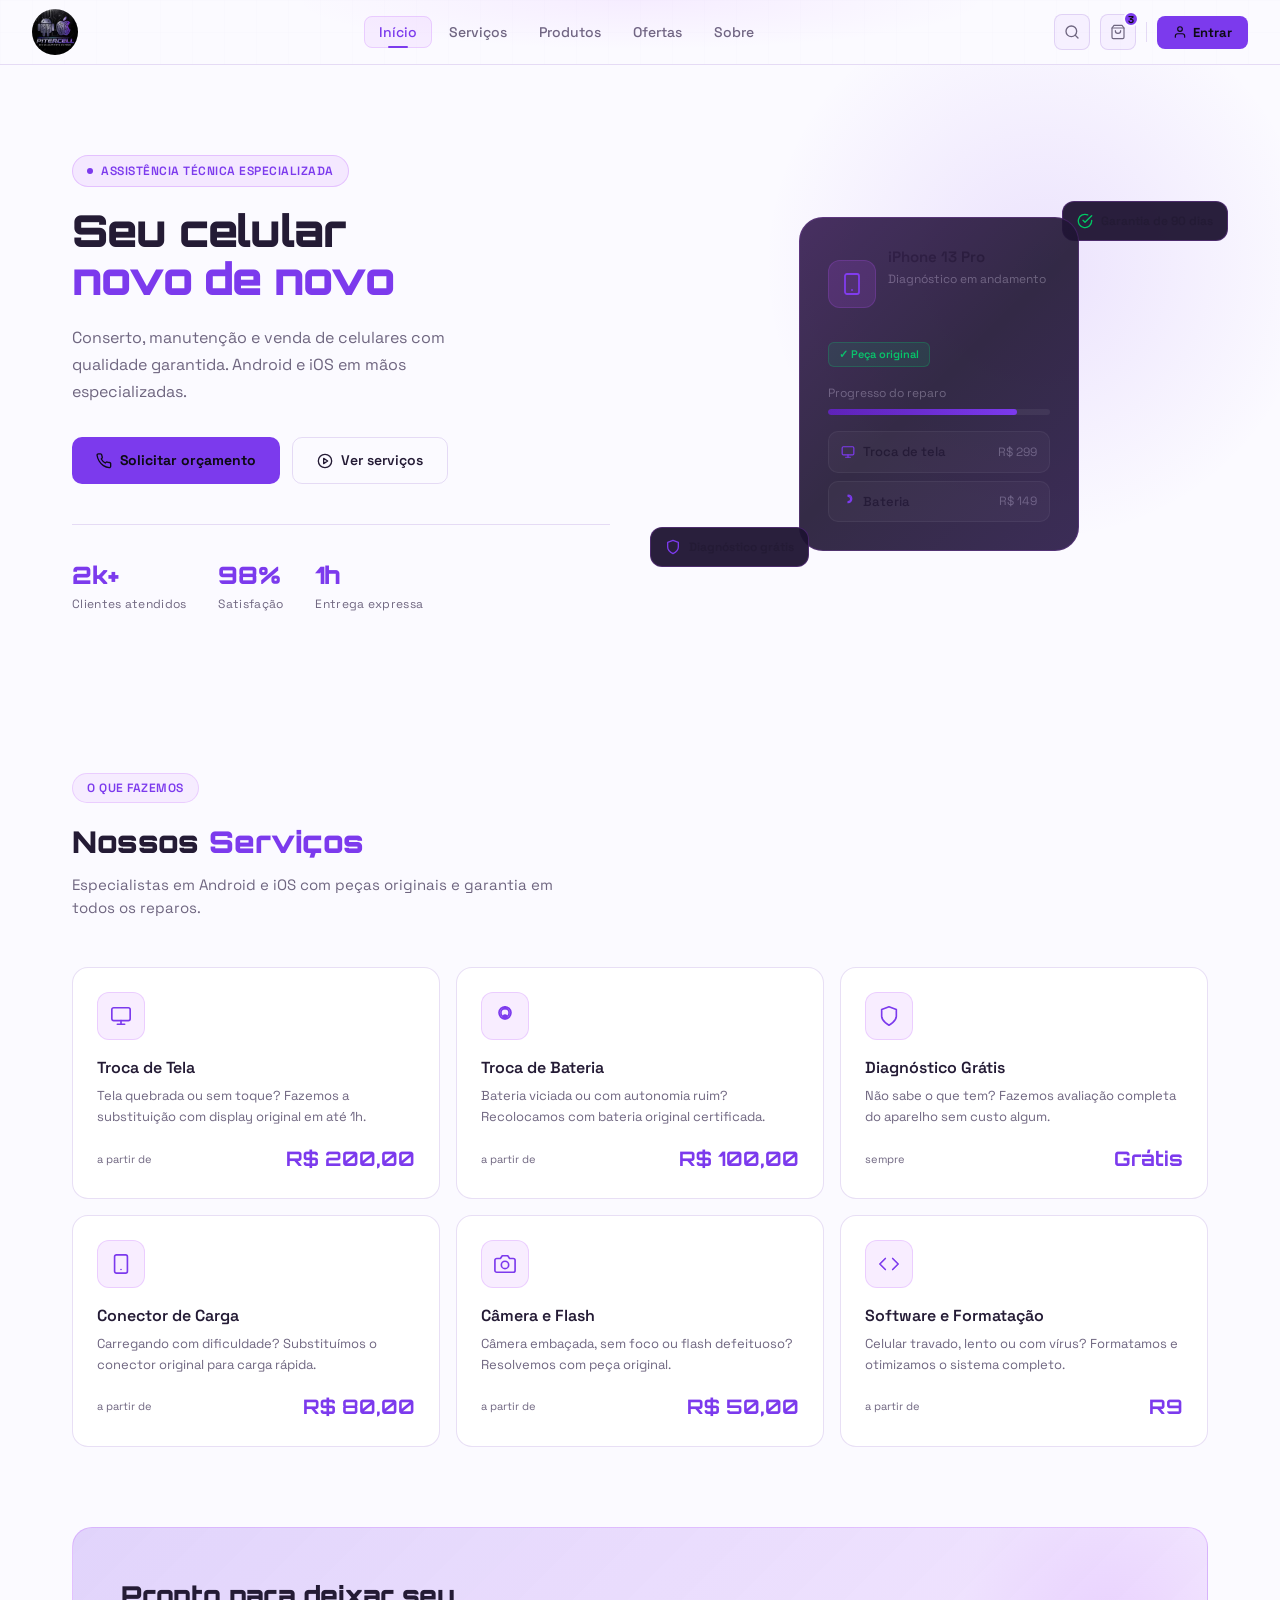
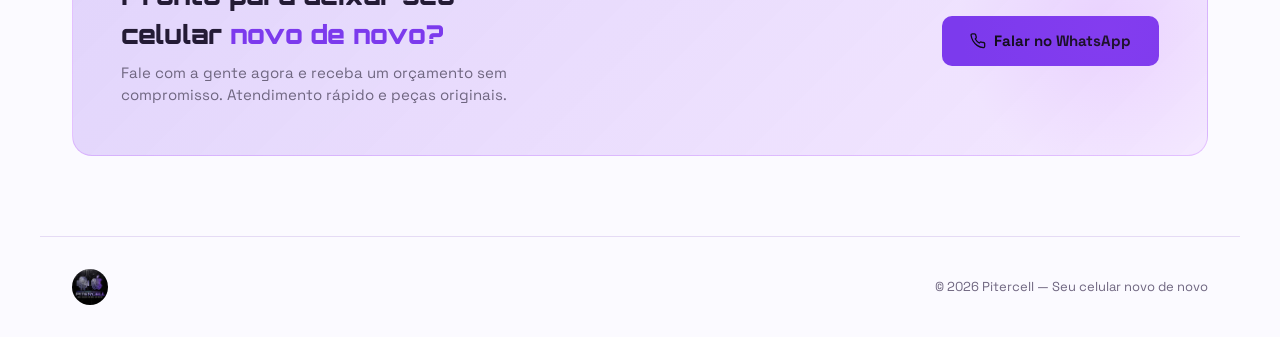
<file: index.html>
<!DOCTYPE html>
<html lang="pt-BR">
<head>
  <meta charset="UTF-8" />
  <meta name="viewport" content="width=device-width, initial-scale=1.0" />
  <title>Pitercell — Seu celular novo de novo</title>

  <!--fontes e estilos -->
  <link rel="icon" href="assets/img/logo_piterCell.jpg" />
  <link rel="preconnect" href="https://fonts.googleapis.com" />
  <link rel="preconnect" href="https://fonts.gstatic.com" crossorigin />
  <link href="https://fonts.googleapis.com/css2?family=Space+Grotesk:wght@400;500;600;700&family=Orbitron:wght@700;900&display=swap" rel="stylesheet" />
  
  <!--css-->
  <link rel="stylesheet" href="assets/css/main.css" />

</head>
<body>
<!-- NAVBAR -->
<nav>
  <div class="nav-inner">
    <a href="index.html" class="logo">
      <img src="[data-uri]" alt="Pitercell" />
    </a>
    <ul class="nav-links">
      <li><a href="#" class="nav-link active">Início</a></li>
      <li><a href="servicos.html" class="nav-link">Serviços</a></li>
      <li><a href="#" class="nav-link">Produtos</a></li>
      <li><a href="#" class="nav-link">Ofertas</a></li>
      <li><a href="#" class="nav-link">Sobre</a></li>
    </ul>
    <div class="nav-actions">
      <div class="icon-btn">
        <svg viewBox="0 0 24 24" stroke-width="2" stroke-linecap="round"><circle cx="11" cy="11" r="8"/><line x1="21" y1="21" x2="16.65" y2="16.65"/></svg>
      </div>
      <div class="icon-btn">
        <svg viewBox="0 0 24 24" stroke-width="1.8" stroke-linecap="round" stroke-linejoin="round"><path d="M6 2L3 6v14a2 2 0 0 0 2 2h14a2 2 0 0 0 2-2V6l-3-4z"/><line x1="3" y1="6" x2="21" y2="6"/><path d="M16 10a4 4 0 0 1-8 0"/></svg>
        <span class="badge">3</span>
      </div>
      <div class="divider-v"></div>
        <button class="cta-nav" onclick="window.location.href='assets/pages/login.php'">
            <svg viewBox="0 0 24 24" stroke-width="2" stroke-linecap="round" stroke-linejoin="round"><path d="M20 21v-2a4 4 0 0 0-4-4H8a4 4 0 0 0-4 4v2"/><circle cx="12" cy="7" r="4"/></svg>
            Entrar
        </button>
    </div>
  </div>
</nav>

<!-- HERO -->
<section class="hero">
  <div class="hero-glow"></div>
  <div>
    <div class="hero-tag"><span></span>Assistência técnica especializada</div>
    <h1>Seu celular<br><em>novo de novo</em></h1>
    <p>Conserto, manutenção e venda de celulares com qualidade garantida. Android e iOS em mãos especializadas.</p>
    <div class="hero-btns">
      <a href="https://wa.me/5511956975428" class="btn-primary">
        <svg viewBox="0 0 24 24" stroke-width="2" stroke-linecap="round" stroke-linejoin="round"><path d="M22 16.92v3a2 2 0 0 1-2.18 2 19.79 19.79 0 0 1-8.63-3.07A19.5 19.5 0 0 1 4.69 12 19.79 19.79 0 0 1 1.61 3.41 2 2 0 0 1 3.6 1.21h3a2 2 0 0 1 2 1.72c.127.96.361 1.903.7 2.81a2 2 0 0 1-.45 2.11L7.91 8.96a16 16 0 0 0 6 6l.92-.92a2 2 0 0 1 2.11-.45c.907.339 1.85.573 2.81.7A2 2 0 0 1 22 16.92z"/></svg>
        Solicitar orçamento
      </a>
      <a href="servicos.html" class="btn-ghost">
        <svg viewBox="0 0 24 24" stroke-width="2" stroke-linecap="round" stroke-linejoin="round"><circle cx="12" cy="12" r="10"/><polygon points="10 8 16 12 10 16 10 8"/></svg>
        Ver serviços
      </a>
    </div>
    <div class="hero-stats">
      <div class="stat-item"><span class="stat-num">2k+</span><span class="stat-label">Clientes atendidos</span></div>
      <div class="stat-item"><span class="stat-num">98%</span><span class="stat-label">Satisfação</span></div>
      <div class="stat-item"><span class="stat-num">1h</span><span class="stat-label">Entrega expressa</span></div>
    </div>
  </div>
  <div class="hero-visual">
    <div class="float-badge">
      <svg viewBox="0 0 24 24" stroke-width="2" stroke-linecap="round" stroke-linejoin="round"><path d="M22 11.08V12a10 10 0 1 1-5.93-9.14"/><polyline points="22 4 12 14.01 9 11.01"/></svg>
      <span>Garantia de 90 dias</span>
    </div>
    <div class="phone-card">
      <div class="phone-top">
        <div class="phone-icon">
          <svg viewBox="0 0 24 24" stroke-width="1.8" stroke-linecap="round" stroke-linejoin="round"><rect x="5" y="2" width="14" height="20" rx="2" ry="2"/><line x1="12" y1="18" x2="12.01" y2="18"/></svg>
        </div>
        <div class="phone-info"><h4>iPhone 13 Pro</h4><p>Diagnóstico em andamento</p></div>
      </div>
      <div class="phone-badge">✓ Peça original</div>
      <div class="phone-progress">
        <p>Progresso do reparo</p>
        <div class="progress-bar"><div class="progress-fill"></div></div>
      </div>
      <div class="phone-services">
        <div class="service-row">
          <div class="service-row-left">
            <svg viewBox="0 0 24 24" stroke-width="2" stroke-linecap="round" stroke-linejoin="round"><rect x="2" y="3" width="20" height="14" rx="2"/><line x1="8" y1="21" x2="16" y2="21"/><line x1="12" y1="17" x2="12" y2="21"/></svg>
            <span>Troca de tela</span>
          </div>
          <span class="service-row-right">R$ 299</span>
        </div>
        <div class="service-row">
          <div class="service-row-left">
            <svg viewBox="0 0 24 24" stroke-width="2" stroke-linecap="round" stroke-linejoin="round"><path d="M18.5 8A6.5 6.5 0 0 0 12 2v2a4.5 4.5 0 0 1 0 9v2a6.5 6.5 0 0 0 6.5-7z"/></svg>
            <span>Bateria</span>
          </div>
          <span class="service-row-right">R$ 149</span>
        </div>
      </div>
    </div>
    <div class="float-badge2">
      <svg viewBox="0 0 24 24" stroke-width="2" stroke-linecap="round" stroke-linejoin="round"><path d="M12 22s8-4 8-10V5l-8-3-8 3v7c0 6 8 10 8 10z"/></svg>
      <span>Diagnóstico grátis</span>
    </div>
  </div>
</section>

<!-- SERVIÇOS -->
<section class="section">
  <div class="section-tag">O que fazemos</div>
  <h2>Nossos <em>Serviços</em></h2>
  <p class="section-sub">Especialistas em Android e iOS com peças originais e garantia em todos os reparos.</p>
  <div class="services-grid">
    <div class="service-card">
      <div class="service-icon"><svg viewBox="0 0 24 24" stroke-width="1.8" stroke-linecap="round" stroke-linejoin="round"><rect x="2" y="3" width="20" height="14" rx="2"/><line x1="8" y1="21" x2="16" y2="21"/><line x1="12" y1="17" x2="12" y2="21"/></svg></div>
      <h3>Troca de Tela</h3>
      <p>Tela quebrada ou sem toque? Fazemos a substituição com display original em até 1h.</p>
      <div class="service-price"><span class="price-from">a partir de</span><span class="price-val">R$ 200,00</span></div>
    </div>
    <div class="service-card">
      <div class="service-icon"><svg viewBox="0 0 24 24" stroke-width="1.8" stroke-linecap="round" stroke-linejoin="round"><path d="M18.5 8A6.5 6.5 0 0 0 12 2v2a4.5 4.5 0 0 1 0 9v2a6.5 6.5 0 0 0 6.5-7z"/><path d="M5.5 8A6.5 6.5 0 0 1 12 2v2a4.5 4.5 0 0 0 0 9v2A6.5 6.5 0 0 1 5.5 8z"/><circle cx="12" cy="13" r="2"/></svg></div>
      <h3>Troca de Bateria</h3>
      <p>Bateria viciada ou com autonomia ruim? Recolocamos com bateria original certificada.</p>
      <div class="service-price"><span class="price-from">a partir de</span><span class="price-val">R$ 100,00</span></div>
    </div>
    <div class="service-card">
      <div class="service-icon"><svg viewBox="0 0 24 24" stroke-width="1.8" stroke-linecap="round" stroke-linejoin="round"><path d="M12 22s8-4 8-10V5l-8-3-8 3v7c0 6 8 10 8 10z"/></svg></div>
      <h3>Diagnóstico Grátis</h3>
      <p>Não sabe o que tem? Fazemos avaliação completa do aparelho sem custo algum.</p>
      <div class="service-price"><span class="price-from">sempre</span><span class="price-val">Grátis</span></div>
    </div>
    <div class="service-card">
      <div class="service-icon"><svg viewBox="0 0 24 24" stroke-width="1.8" stroke-linecap="round" stroke-linejoin="round"><rect x="5" y="2" width="14" height="20" rx="2" ry="2"/><line x1="12" y1="18" x2="12.01" y2="18"/></svg></div>
      <h3>Conector de Carga</h3>
      <p>Carregando com dificuldade? Substituímos o conector original para carga rápida.</p>
      <div class="service-price"><span class="price-from">a partir de</span><span class="price-val">R$ 80,00</span></div>
    </div>
    <div class="service-card">
      <div class="service-icon"><svg viewBox="0 0 24 24" stroke-width="1.8" stroke-linecap="round" stroke-linejoin="round"><path d="M23 19a2 2 0 0 1-2 2H3a2 2 0 0 1-2-2V8a2 2 0 0 1 2-2h4l2-3h6l2 3h4a2 2 0 0 1 2 2z"/><circle cx="12" cy="13" r="4"/></svg></div>
      <h3>Câmera e Flash</h3>
      <p>Câmera embaçada, sem foco ou flash defeituoso? Resolvemos com peça original.</p>
      <div class="service-price"><span class="price-from">a partir de</span><span class="price-val">R$ 50,00</span></div>
    </div>
    <div class="service-card">
      <div class="service-icon"><svg viewBox="0 0 24 24" stroke-width="1.8" stroke-linecap="round" stroke-linejoin="round"><polyline points="16 18 22 12 16 6"/><polyline points="8 6 2 12 8 18"/></svg></div>
      <h3>Software e Formatação</h3>
      <p>Celular travado, lento ou com vírus? Formatamos e otimizamos o sistema completo.</p>
      <div class="service-price"><span class="price-from">a partir de</span><span class="price-val">R9</span></div>
    </div>
  </div>
</section>

<!-- BANNER CTA -->
<div class="cta-banner">
  <div>
    <h2>Pronto para deixar seu<br>celular <em>novo de novo?</em></h2>
    <p>Fale com a gente agora e receba um orçamento sem compromisso. Atendimento rápido e peças originais.</p>
  </div>
  <a href="https://whatsapp.com/5511956975428" class="btn-primary" style="font-size:15px;padding:14px 28px">
    <svg viewBox="0 0 24 24" stroke-width="2" stroke-linecap="round" stroke-linejoin="round"><path d="M22 16.92v3a2 2 0 0 1-2.18 2 19.79 19.79 0 0 1-8.63-3.07A19.5 19.5 0 0 1 4.69 12 19.79 19.79 0 0 1 1.61 3.41 2 2 0 0 1 3.6 1.21h3a2 2 0 0 1 2 1.72c.127.96.361 1.903.7 2.81a2 2 0 0 1-.45 2.11L7.91 8.96a16 16 0 0 0 6 6l.92-.92a2 2 0 0 1 2.11-.45c.907.339 1.85.573 2.81.7A2 2 0 0 1 22 16.92z"/></svg>
    Falar no WhatsApp
  </a>
</div>

<!-- FOOTER -->
<footer>
  <img src="assets/img/logo_piterCell.jpg" alt="Pitercell">
  <p>© 2026 Pitercell — Seu celular novo de novo</p>
</footer>

</body>
</html>
</file>
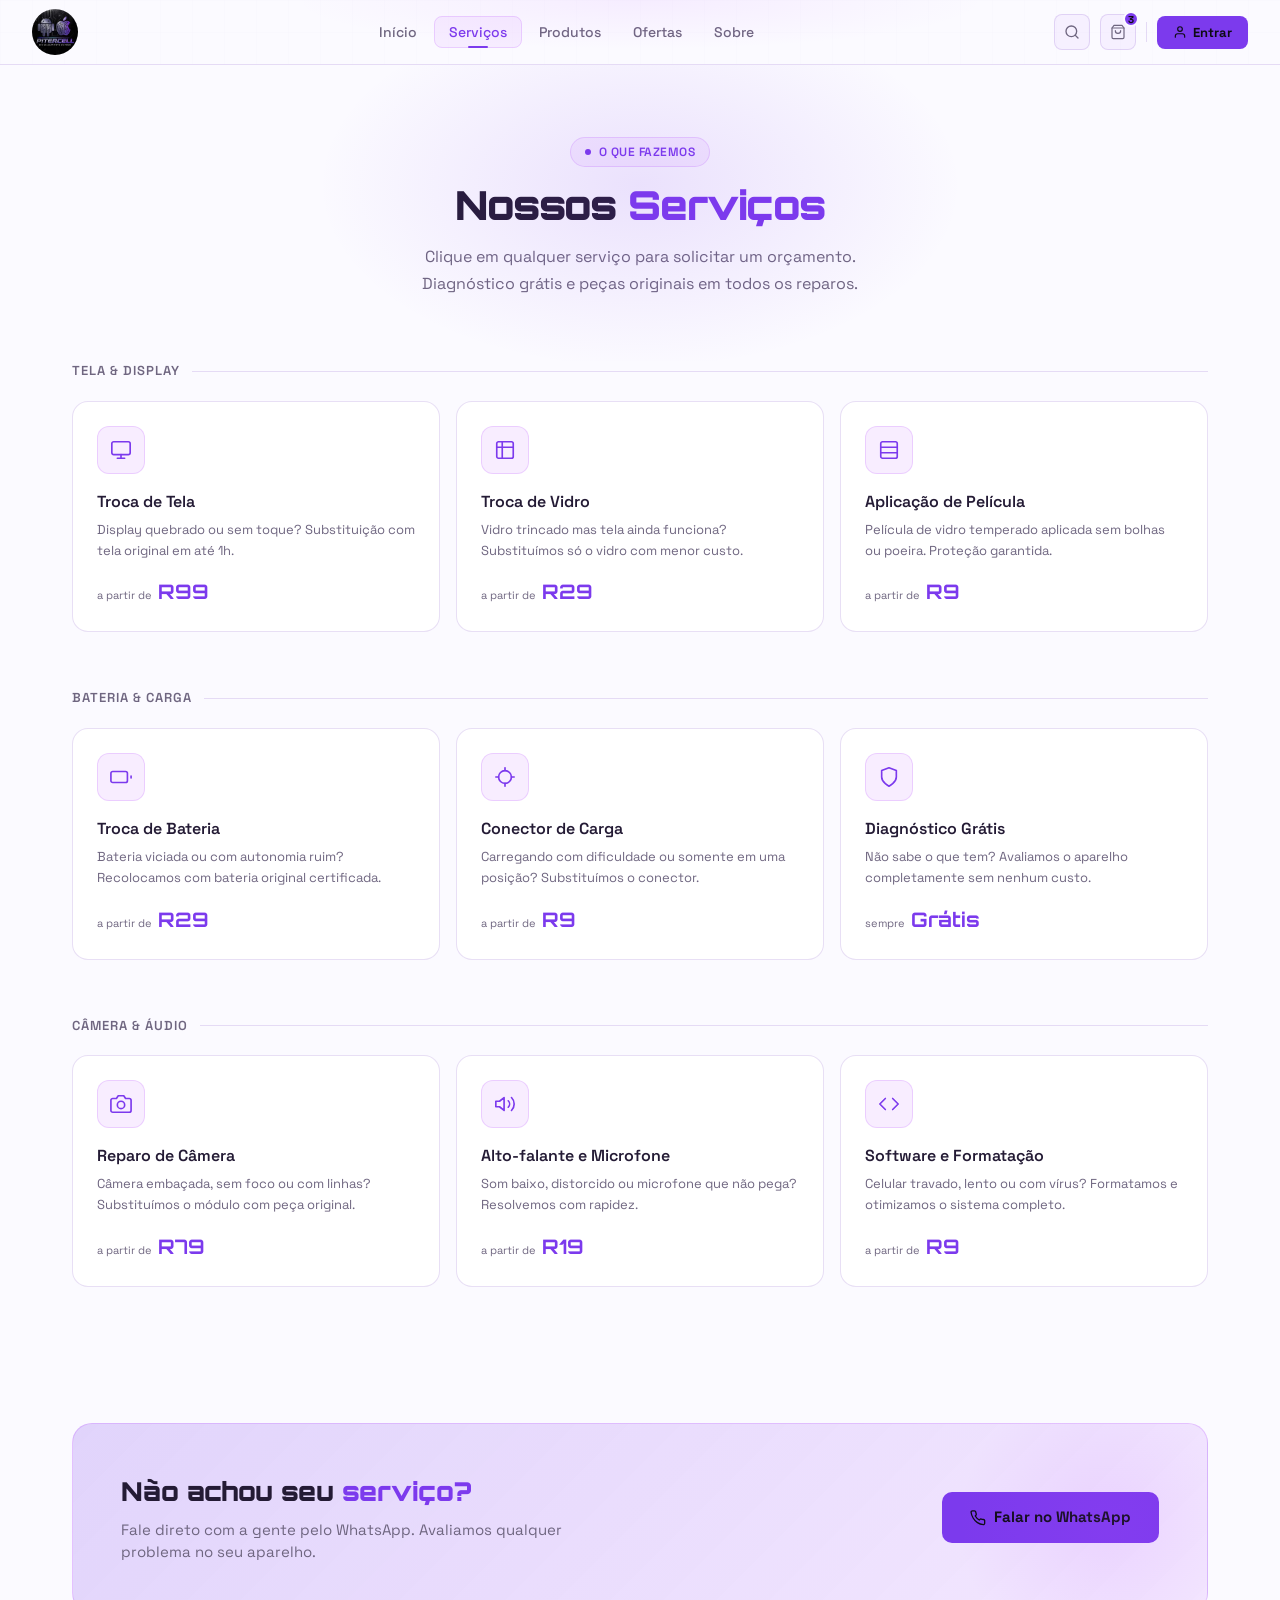
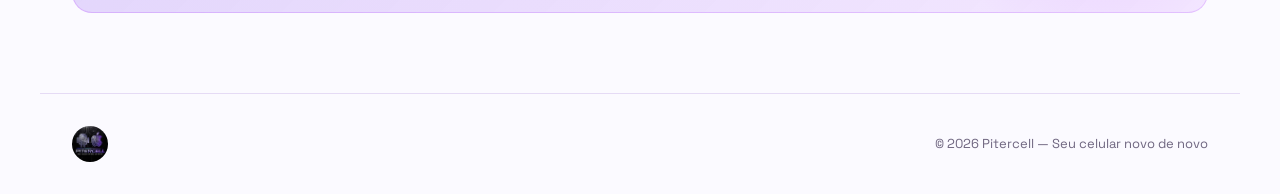
<file: servicos.html>
<!DOCTYPE html>
<html lang="pt-BR">
<head>
  <meta charset="UTF-8" />
  <meta name="viewport" content="width=device-width, initial-scale=1.0" />
  <title>Serviços — Pitercell</title>

  <!--fontes e estilos -->
  <link rel="icon" href="assets/img/logo_piterCell.jpg" />
  <link rel="preconnect" href="https://fonts.googleapis.com" />
  <link rel="preconnect" href="https://fonts.gstatic.com" crossorigin />
  <link href="https://fonts.googleapis.com/css2?family=Space+Grotesk:wght@400;500;600;700&family=Orbitron:wght@700;900&display=swap" rel="stylesheet" />
  
  <!--css-->
  <link rel="stylesheet" href="assets/css/main.css" />
</head>
<body>

<!-- NAVBAR -->
<nav>
  <div class="nav-inner">
    <a href="index.html" class="logo">
      <img src="[data-uri]" alt="Pitercell" />
    </a>
    <ul class="nav-links">
      <li><a href="index.html" class="nav-link">Início</a></li>
      <li><a href="servicos.html" class="nav-link active">Serviços</a></li>      
      <li><a href="#" class="nav-link">Produtos</a></li>
      <li><a href="#" class="nav-link">Ofertas</a></li>
      <li><a href="#" class="nav-link">Sobre</a></li>
    </ul>
    <div class="nav-actions">
      <div class="icon-btn">
        <svg viewBox="0 0 24 24" stroke-width="2" stroke-linecap="round"><circle cx="11" cy="11" r="8"/><line x1="21" y1="21" x2="16.65" y2="16.65"/></svg>
      </div>
      <div class="icon-btn">
        <svg viewBox="0 0 24 24" stroke-width="1.8" stroke-linecap="round" stroke-linejoin="round"><path d="M6 2L3 6v14a2 2 0 0 0 2 2h14a2 2 0 0 0 2-2V6l-3-4z"/><line x1="3" y1="6" x2="21" y2="6"/><path d="M16 10a4 4 0 0 1-8 0"/></svg>
        <span class="badge">3</span>
      </div>
      <div class="divider-v"></div>
      <button class="cta-nav" onclick="window.location.href='assets/pages/login.php'">
        <svg viewBox="0 0 24 24" stroke-width="2" stroke-linecap="round" stroke-linejoin="round"><path d="M20 21v-2a4 4 0 0 0-4-4H8a4 4 0 0 0-4 4v2"/><circle cx="12" cy="7" r="4"/></svg>
        Entrar
      </button>
    </div>
  </div>
</nav>

<!-- PAGE HERO -->
<section class="page-hero">
  <div class="page-hero-glow"></div>
  <div class="section-tag"><span></span>O que fazemos</div>
  <h1>Nossos <em>Serviços</em></h1>
  <p>Clique em qualquer serviço para solicitar um orçamento. Diagnóstico grátis e peças originais em todos os reparos.</p>
</section>

<!-- SERVIÇOS -->
<section class="services-section">

  <!-- Tela & Display -->
  <div class="services-category">
    <div class="category-title">Tela &amp; Display</div>
    <div class="services-grid">
      <div class="service-card" onclick="openModal('Troca de Tela', 'R99', this)" data-icon="screen">
        <div class="service-icon">
          <svg viewBox="0 0 24 24" stroke-width="1.8" stroke-linecap="round" stroke-linejoin="round"><rect x="2" y="3" width="20" height="14" rx="2"/><line x1="8" y1="21" x2="16" y2="21"/><line x1="12" y1="17" x2="12" y2="21"/></svg>
        </div>
        <h3>Troca de Tela</h3>
        <p>Display quebrado ou sem toque? Substituição com tela original em até 1h.</p>
        <div class="service-price">
          <div class="price-wrap"><span class="price-from">a partir de</span><span class="price-val">R99</span></div>
          <div class="service-cta">Solicitar <svg viewBox="0 0 24 24" stroke-width="2" stroke-linecap="round" stroke-linejoin="round"><line x1="5" y1="12" x2="19" y2="12"/><polyline points="12 5 19 12 12 19"/></svg></div>
        </div>
      </div>
      <div class="service-card" onclick="openModal('Troca de Vidro', 'R29', this)" data-icon="screen">
        <div class="service-icon">
          <svg viewBox="0 0 24 24" stroke-width="1.8" stroke-linecap="round" stroke-linejoin="round"><path d="M9 3H5a2 2 0 0 0-2 2v4m6-6h10a2 2 0 0 1 2 2v4M9 3v18m0 0h10a2 2 0 0 0 2-2V9M9 21H5a2 2 0 0 1-2-2V9m0 0h18"/></svg>
        </div>
        <h3>Troca de Vidro</h3>
        <p>Vidro trincado mas tela ainda funciona? Substituímos só o vidro com menor custo.</p>
        <div class="service-price">
          <div class="price-wrap"><span class="price-from">a partir de</span><span class="price-val">R29</span></div>
          <div class="service-cta">Solicitar <svg viewBox="0 0 24 24" stroke-width="2" stroke-linecap="round" stroke-linejoin="round"><line x1="5" y1="12" x2="19" y2="12"/><polyline points="12 5 19 12 12 19"/></svg></div>
        </div>
      </div>
      <div class="service-card" onclick="openModal('Troca de Película', 'R9', this)" data-icon="screen">
        <div class="service-icon">
          <svg viewBox="0 0 24 24" stroke-width="1.8" stroke-linecap="round" stroke-linejoin="round"><rect x="3" y="3" width="18" height="18" rx="2"/><path d="M3 9h18M3 15h18"/></svg>
        </div>
        <h3>Aplicação de Película</h3>
        <p>Película de vidro temperado aplicada sem bolhas ou poeira. Proteção garantida.</p>
        <div class="service-price">
          <div class="price-wrap"><span class="price-from">a partir de</span><span class="price-val">R9</span></div>
          <div class="service-cta">Solicitar <svg viewBox="0 0 24 24" stroke-width="2" stroke-linecap="round" stroke-linejoin="round"><line x1="5" y1="12" x2="19" y2="12"/><polyline points="12 5 19 12 12 19"/></svg></div>
        </div>
      </div>
    </div>
  </div>

  <!-- Bateria & Carga -->
  <div class="services-category">
    <div class="category-title">Bateria &amp; Carga</div>
    <div class="services-grid">
      <div class="service-card" onclick="openModal('Troca de Bateria', 'R29', this)">
        <div class="service-icon">
          <svg viewBox="0 0 24 24" stroke-width="1.8" stroke-linecap="round" stroke-linejoin="round"><rect x="1" y="6" width="18" height="12" rx="2"/><line x1="23" y1="11" x2="23" y2="13"/></svg>
        </div>
        <h3>Troca de Bateria</h3>
        <p>Bateria viciada ou com autonomia ruim? Recolocamos com bateria original certificada.</p>
        <div class="service-price">
          <div class="price-wrap"><span class="price-from">a partir de</span><span class="price-val">R29</span></div>
          <div class="service-cta">Solicitar <svg viewBox="0 0 24 24" stroke-width="2" stroke-linecap="round" stroke-linejoin="round"><line x1="5" y1="12" x2="19" y2="12"/><polyline points="12 5 19 12 12 19"/></svg></div>
        </div>
      </div>
      <div class="service-card" onclick="openModal('Troca de Conector de Carga', 'R9', this)">
        <div class="service-icon">
          <svg viewBox="0 0 24 24" stroke-width="1.8" stroke-linecap="round" stroke-linejoin="round"><path d="M5 12H2"/><path d="M22 12h-3"/><path d="M12 2v3"/><path d="M12 19v3"/><circle cx="12" cy="12" r="7"/></svg>
        </div>
        <h3>Conector de Carga</h3>
        <p>Carregando com dificuldade ou somente em uma posição? Substituímos o conector.</p>
        <div class="service-price">
          <div class="price-wrap"><span class="price-from">a partir de</span><span class="price-val">R9</span></div>
          <div class="service-cta">Solicitar <svg viewBox="0 0 24 24" stroke-width="2" stroke-linecap="round" stroke-linejoin="round"><line x1="5" y1="12" x2="19" y2="12"/><polyline points="12 5 19 12 12 19"/></svg></div>
        </div>
      </div>
      <div class="service-card" onclick="openModal('Diagnóstico Grátis', 'Grátis', this)">
        <div class="service-icon">
          <svg viewBox="0 0 24 24" stroke-width="1.8" stroke-linecap="round" stroke-linejoin="round"><path d="M12 22s8-4 8-10V5l-8-3-8 3v7c0 6 8 10 8 10z"/></svg>
        </div>
        <h3>Diagnóstico Grátis</h3>
        <p>Não sabe o que tem? Avaliamos o aparelho completamente sem nenhum custo.</p>
        <div class="service-price">
          <div class="price-wrap"><span class="price-from">sempre</span><span class="price-val">Grátis</span></div>
          <div class="service-cta">Solicitar <svg viewBox="0 0 24 24" stroke-width="2" stroke-linecap="round" stroke-linejoin="round"><line x1="5" y1="12" x2="19" y2="12"/><polyline points="12 5 19 12 12 19"/></svg></div>
        </div>
      </div>
    </div>
  </div>

  <!-- Câmera & Áudio -->
  <div class="services-category">
    <div class="category-title">Câmera &amp; Áudio</div>
    <div class="services-grid">
      <div class="service-card" onclick="openModal('Reparo de Câmera', 'R79', this)">
        <div class="service-icon">
          <svg viewBox="0 0 24 24" stroke-width="1.8" stroke-linecap="round" stroke-linejoin="round"><path d="M23 19a2 2 0 0 1-2 2H3a2 2 0 0 1-2-2V8a2 2 0 0 1 2-2h4l2-3h6l2 3h4a2 2 0 0 1 2 2z"/><circle cx="12" cy="13" r="4"/></svg>
        </div>
        <h3>Reparo de Câmera</h3>
        <p>Câmera embaçada, sem foco ou com linhas? Substituímos o módulo com peça original.</p>
        <div class="service-price">
          <div class="price-wrap"><span class="price-from">a partir de</span><span class="price-val">R79</span></div>
          <div class="service-cta">Solicitar <svg viewBox="0 0 24 24" stroke-width="2" stroke-linecap="round" stroke-linejoin="round"><line x1="5" y1="12" x2="19" y2="12"/><polyline points="12 5 19 12 12 19"/></svg></div>
        </div>
      </div>
      <div class="service-card" onclick="openModal('Alto-falante e Microfone', 'R19', this)">
        <div class="service-icon">
          <svg viewBox="0 0 24 24" stroke-width="1.8" stroke-linecap="round" stroke-linejoin="round"><polygon points="11 5 6 9 2 9 2 15 6 15 11 19 11 5"/><path d="M19.07 4.93a10 10 0 0 1 0 14.14"/><path d="M15.54 8.46a5 5 0 0 1 0 7.07"/></svg>
        </div>
        <h3>Alto-falante e Microfone</h3>
        <p>Som baixo, distorcido ou microfone que não pega? Resolvemos com rapidez.</p>
        <div class="service-price">
          <div class="price-wrap"><span class="price-from">a partir de</span><span class="price-val">R19</span></div>
          <div class="service-cta">Solicitar <svg viewBox="0 0 24 24" stroke-width="2" stroke-linecap="round" stroke-linejoin="round"><line x1="5" y1="12" x2="19" y2="12"/><polyline points="12 5 19 12 12 19"/></svg></div>
        </div>
      </div>
      <div class="service-card" onclick="openModal('Software e Formatação', 'R9', this)">
        <div class="service-icon">
          <svg viewBox="0 0 24 24" stroke-width="1.8" stroke-linecap="round" stroke-linejoin="round"><polyline points="16 18 22 12 16 6"/><polyline points="8 6 2 12 8 18"/></svg>
        </div>
        <h3>Software e Formatação</h3>
        <p>Celular travado, lento ou com vírus? Formatamos e otimizamos o sistema completo.</p>
        <div class="service-price">
          <div class="price-wrap"><span class="price-from">a partir de</span><span class="price-val">R9</span></div>
          <div class="service-cta">Solicitar <svg viewBox="0 0 24 24" stroke-width="2" stroke-linecap="round" stroke-linejoin="round"><line x1="5" y1="12" x2="19" y2="12"/><polyline points="12 5 19 12 12 19"/></svg></div>
        </div>
      </div>
    </div>
  </div>

</section>

<!-- CTA BANNER -->
<div class="cta-banner">
  <div>
    <h2>Não achou seu <em>serviço?</em></h2>
    <p>Fale direto com a gente pelo WhatsApp. Avaliamos qualquer problema no seu aparelho.</p>
  </div>
  <a href="https://whatsapp.com/5511956975428" class="btn-primary" style="flex-shrink:0;font-size:15px;padding:14px 28px">
    <svg viewBox="0 0 24 24" stroke-width="2" stroke-linecap="round" stroke-linejoin="round"><path d="M22 16.92v3a2 2 0 0 1-2.18 2 19.79 19.79 0 0 1-8.63-3.07A19.5 19.5 0 0 1 4.69 12 19.79 19.79 0 0 1 1.61 3.41 2 2 0 0 1 3.6 1.21h3a2 2 0 0 1 2 1.72c.127.96.361 1.903.7 2.81a2 2 0 0 1-.45 2.11L7.91 8.96a16 16 0 0 0 6 6l.92-.92a2 2 0 0 1 2.11-.45c.907.339 1.85.573 2.81.7A2 2 0 0 1 22 16.92z"/></svg>
    Falar no WhatsApp
  </a>
</div>

<!-- FOOTER -->
<footer>
  <img src="[data-uri]" alt="Pitercell" />
  <p>© 2026 Pitercell — Seu celular novo de novo</p>
</footer>

<!-- MODAL DE ORÇAMENTO -->
<div class="modal-overlay hidden" id="modalOverlay" onclick="handleOverlayClick(event)">
  <div class="modal" id="modal">
    <button class="modal-close" onclick="closeModal()">✕</button>

    <!-- Formulário -->
    <div id="formContent">
      <div class="modal-service-tag" id="modalTag">
        <svg viewBox="0 0 24 24" stroke-width="1.8" stroke-linecap="round" stroke-linejoin="round"><rect x="2" y="3" width="20" height="14" rx="2"/><line x1="8" y1="21" x2="16" y2="21"/><line x1="12" y1="17" x2="12" y2="21"/></svg>
        <span id="modalServiceName">Serviço</span>
      </div>
      <h2 id="modalTitle">Solicitar Orçamento</h2>
      <p class="modal-price">Valor estimado: <strong id="modalPrice">—</strong></p>
      <hr />
      <div class="form-group">
        <label>Seu nome</label>
        <input type="text" id="fieldName" placeholder="Ex: João Silva" />
      </div>
      <div class="form-row">
        <div class="form-group">
          <label>WhatsApp</label>
          <input type="tel" id="fieldPhone" placeholder="(11) 99999-9999" />
        </div>
        <div class="form-group">
          <label>Modelo do celular</label>
          <input type="text" id="fieldModel" placeholder="Ex: iPhone 13" />
        </div>
      </div>
      <div class="form-group">
        <label>Sistema</label>
        <select id="fieldOS">
          <option value="">Selecione...</option>
          <option>Android</option>
          <option>iOS (Apple)</option>
        </select>
      </div>
      <div class="form-group">
        <label>Descreva o problema</label>
        <textarea id="fieldDesc" placeholder="Conte o que está acontecendo com seu celular..."></textarea>
      </div>
      <button class="btn-primary full" onclick="submitForm()">
        <svg viewBox="0 0 24 24" stroke-width="2" stroke-linecap="round" stroke-linejoin="round"><path d="M22 16.92v3a2 2 0 0 1-2.18 2 19.79 19.79 0 0 1-8.63-3.07A19.5 19.5 0 0 1 4.69 12 19.79 19.79 0 0 1 1.61 3.41 2 2 0 0 1 3.6 1.21h3a2 2 0 0 1 2 1.72c.127.96.361 1.903.7 2.81a2 2 0 0 1-.45 2.11L7.91 8.96a16 16 0 0 0 6 6l.92-.92a2 2 0 0 1 2.11-.45c.907.339 1.85.573 2.81.7A2 2 0 0 1 22 16.92z"/></svg>
        Enviar pelo WhatsApp
      </button>
    </div>

    <!-- Sucesso -->
    <div class="form-success" id="formSuccess">
      <div class="success-icon">
        <svg viewBox="0 0 24 24" stroke-width="2" stroke-linecap="round" stroke-linejoin="round"><path d="M22 11.08V12a10 10 0 1 1-5.93-9.14"/><polyline points="22 4 12 14.01 9 11.01"/></svg>
      </div>
      <h3>Solicitação enviada!</h3>
      <p>Você será redirecionado para o WhatsApp para finalizar o atendimento. Em breve entraremos em contato!</p>
    </div>
  </div>
</div>

<script>
  let currentCard = null;

  function openModal(serviceName, price, card) {
    if (currentCard) currentCard.classList.remove('selected');
    currentCard = card;
    card.classList.add('selected');

    document.getElementById('modalServiceName').textContent = serviceName;
    document.getElementById('modalTitle').textContent = 'Orçamento — ' + serviceName;
    document.getElementById('modalPrice').textContent = price;

    document.getElementById('formContent').style.display = 'block';
    document.getElementById('formSuccess').classList.remove('show');

    // Limpa campos
    ['fieldName','fieldPhone','fieldModel','fieldDesc'].forEach(id => document.getElementById(id).value = '');
    document.getElementById('fieldOS').value = '';

    document.getElementById('modalOverlay').classList.remove('hidden');
    document.body.style.overflow = 'hidden';
  }

  function closeModal() {
    document.getElementById('modalOverlay').classList.add('hidden');
    document.body.style.overflow = '';
    if (currentCard) { currentCard.classList.remove('selected'); currentCard = null; }
  }

  function handleOverlayClick(e) {
    if (e.target === document.getElementById('modalOverlay')) closeModal();
  }

  function submitForm() {
    const name    = document.getElementById('fieldName').value.trim();
    const phone   = document.getElementById('fieldPhone').value.trim();
    const model   = document.getElementById('fieldModel').value.trim();
    const os      = document.getElementById('fieldOS').value;
    const desc    = document.getElementById('fieldDesc').value.trim();
    const service = document.getElementById('modalServiceName').textContent;
    const price   = document.getElementById('modalPrice').textContent;

    if (!name || !phone || !model) {
      alert('Por favor, preencha nome, WhatsApp e modelo do celular.');
      return;
    }

    const msg = encodeURIComponent(
      '🔧 *Solicitação de Orçamento — Pitercell*\n\n' +
      '📋 *Serviço:* ' + service + '\n' +
      '💰 *Valor estimado:* ' + price + '\n\n' +
      '👤 *Nome:* ' + name + '\n' +
      '📱 *Modelo:* ' + model + ' (' + (os || 'não informado') + ')\n' +
      '📞 *WhatsApp:* ' + phone + '\n\n' +
      '📝 *Problema:* ' + (desc || 'Não descrito') + '\n\n' +
      '_Mensagem enviada pelo site Pitercell_'
    );

    document.getElementById('formContent').style.display = 'none';
    document.getElementById('formSuccess').classList.add('show');

    setTimeout(() => {
      window.open('https://wa.me/SEU_NUMERO?text=' + msg, '_blank');
      setTimeout(closeModal, 2000);
    }, 1200);
  }

  // Fecha com ESC
  document.addEventListener('keydown', e => { if (e.key === 'Escape') closeModal(); });
</script>

</body>
</html>
</file>
<file: assets/css/main.css>
@import "base.css";
@import "layout.css";
@import "components.css";
</file>
